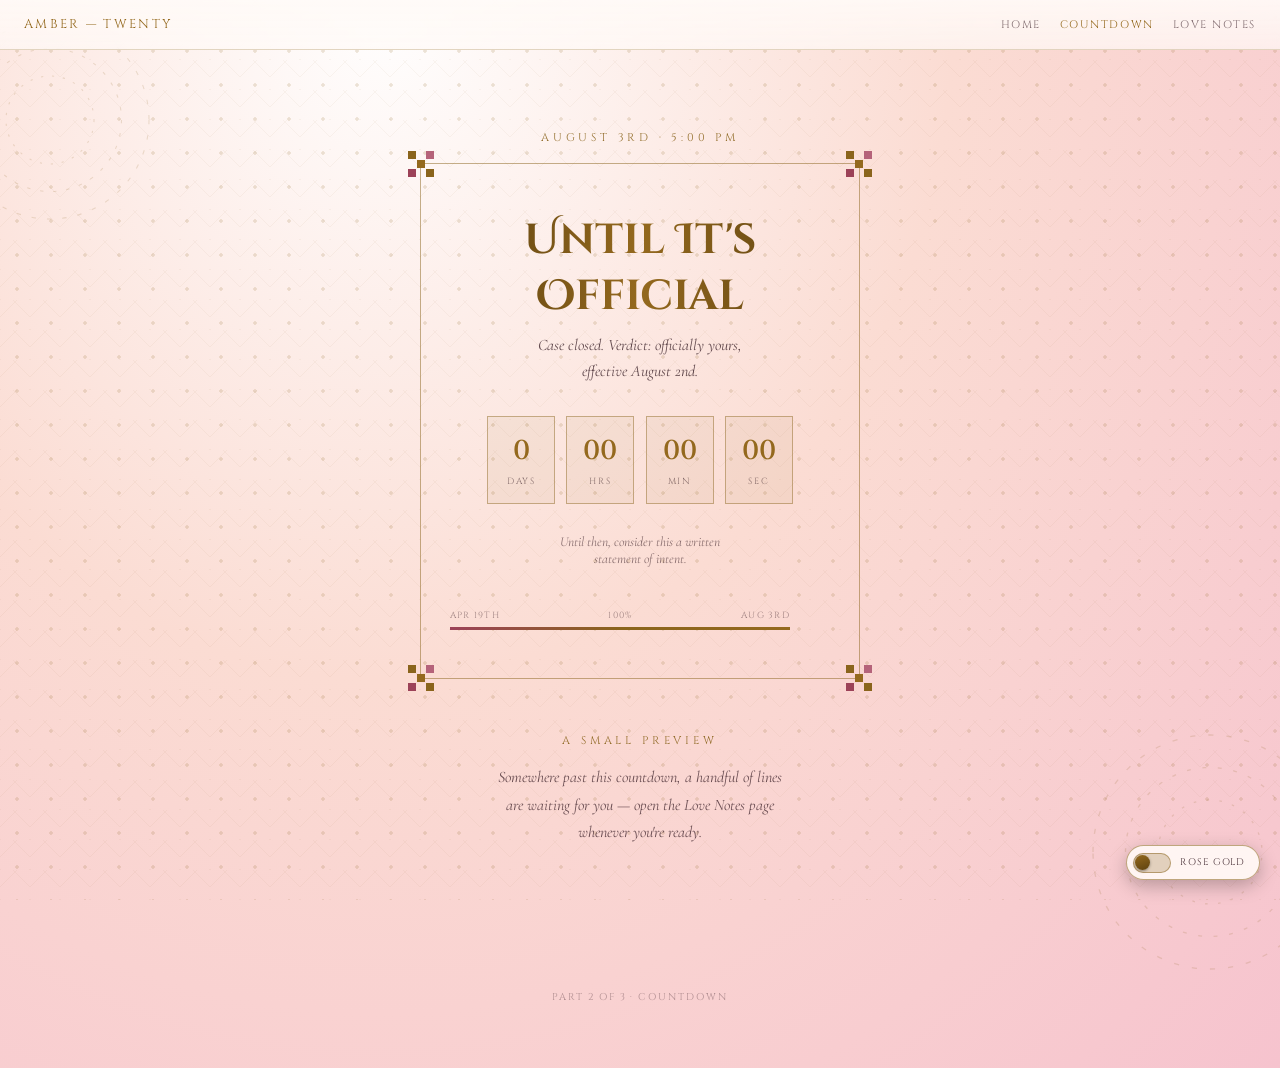
<file: countdown.html>
<!DOCTYPE html>
<html lang="en">
<head>
<meta charset="UTF-8">
<script>
  (function(){
    try{
      if(localStorage.getItem('siteTheme') === 'burgundy'){
        document.documentElement.setAttribute('data-theme','burgundy');
      }
    }catch(e){}
  })();
</script>
<meta name="viewport" content="width=device-width, initial-scale=1, maximum-scale=1, user-scalable=no">
<title>Twenty — Countdown</title>
<link rel="preconnect" href="https://fonts.googleapis.com">
<link href="https://fonts.googleapis.com/css2?family=Cinzel+Decorative:wght@400;700&family=Cinzel:wght@500;600&family=Cormorant+Garamond:ital,wght@0,400;0,500;0,600;1,400;1,500;1,600&display=swap" rel="stylesheet">
<link rel="stylesheet" href="style.css">
</head>
<body>

<nav>
  <div class="brand" id="nav-brand">Twenty</div>
  <button class="nav-toggle" id="nav-toggle" aria-label="Open menu" aria-expanded="false">
    <span></span><span></span><span></span>
  </button>
  <div class="nav-links" id="nav-links">
    <a href="index.html">Home</a>
    <a href="countdown.html" class="active">Countdown</a>
    <a href="love-notes.html">Love Notes</a>
  </div>
</nav>

<button class="theme-toggle" id="theme-toggle" aria-label="Toggle color theme">
  <span class="theme-toggle-track"><span class="theme-toggle-thumb"></span></span>
  <span class="theme-toggle-label" id="theme-toggle-label">Rose Gold</span>
</button>

<section id="countdown-hero">
  <svg class="spiral-deco tl" viewBox="0 0 200 200"><circle cx="100" cy="100" r="90" fill="none" stroke="var(--gold)" stroke-width="1" stroke-dasharray="4 10"/><circle cx="100" cy="100" r="65" fill="none" stroke="var(--gold)" stroke-width="1" stroke-dasharray="3 9"/><circle cx="100" cy="100" r="40" fill="none" stroke="var(--gold)" stroke-width="1" stroke-dasharray="2 8"/></svg>
  <svg class="spiral-deco br" viewBox="0 0 200 200"><circle cx="100" cy="100" r="90" fill="none" stroke="var(--gold)" stroke-width="1" stroke-dasharray="4 10"/><circle cx="100" cy="100" r="65" fill="none" stroke="var(--gold)" stroke-width="1" stroke-dasharray="3 9"/><circle cx="100" cy="100" r="40" fill="none" stroke="var(--gold)" stroke-width="1" stroke-dasharray="2 8"/></svg>

  <div class="eyebrow" id="countdown-eyebrow">August 2nd &middot; 5:00 PM</div>

  <div class="mosaic-frame">
    <div class="mosaic-corner tl"><span></span><span></span><span></span><span></span><span></span><span></span><span></span><span></span><span></span></div>
    <div class="mosaic-corner tr"><span></span><span></span><span></span><span></span><span></span><span></span><span></span><span></span><span></span></div>
    <div class="mosaic-corner bl"><span></span><span></span><span></span><span></span><span></span><span></span><span></span><span></span><span></span></div>
    <div class="mosaic-corner br"><span></span><span></span><span></span><span></span><span></span><span></span><span></span><span></span><span></span></div>

    <h2 class="countdown-title">Until It's Official</h2>
    <p class="countdown-subtitle" id="countdown-subtitle">Case closed. Verdict: officially yours, effective August 2nd.</p>

    <div class="countdown-grid">
      <div class="count-box"><span class="num" id="cd-days">--</span><span class="lbl">Days</span></div>
      <div class="count-box"><span class="num" id="cd-hours">--</span><span class="lbl">Hrs</span></div>
      <div class="count-box"><span class="num" id="cd-mins">--</span><span class="lbl">Min</span></div>
      <div class="count-box"><span class="num" id="cd-secs">--</span><span class="lbl">Sec</span></div>
    </div>

    <p class="countdown-note" id="countdown-note">Until then, consider this a written statement of intent.</p>

    <div class="countdown-progress-wrap">
      <div class="countdown-progress-label"><span id="progress-start-label">April 19th</span><span id="progress-percent">0%</span><span id="progress-end-label">Aug 2nd</span></div>
      <div class="countdown-progress-track"><div class="countdown-progress-fill" id="progress-fill"></div></div>
    </div>
  </div>

  <div class="teaser">
    <div class="eyebrow">A Small Preview</div>
    <p id="teaser-text">Somewhere past this countdown, a handful of lines are waiting for you &mdash; open the Love Notes page whenever you're ready.</p>
  </div>
</section>

<footer>Part 2 of 3 &middot; Countdown</footer>

<script src="config.js"></script>
<script src="nav.js"></script>
<script src="theme.js"></script>
<script src="countdown.js"></script>
</body>
</html>
</file>
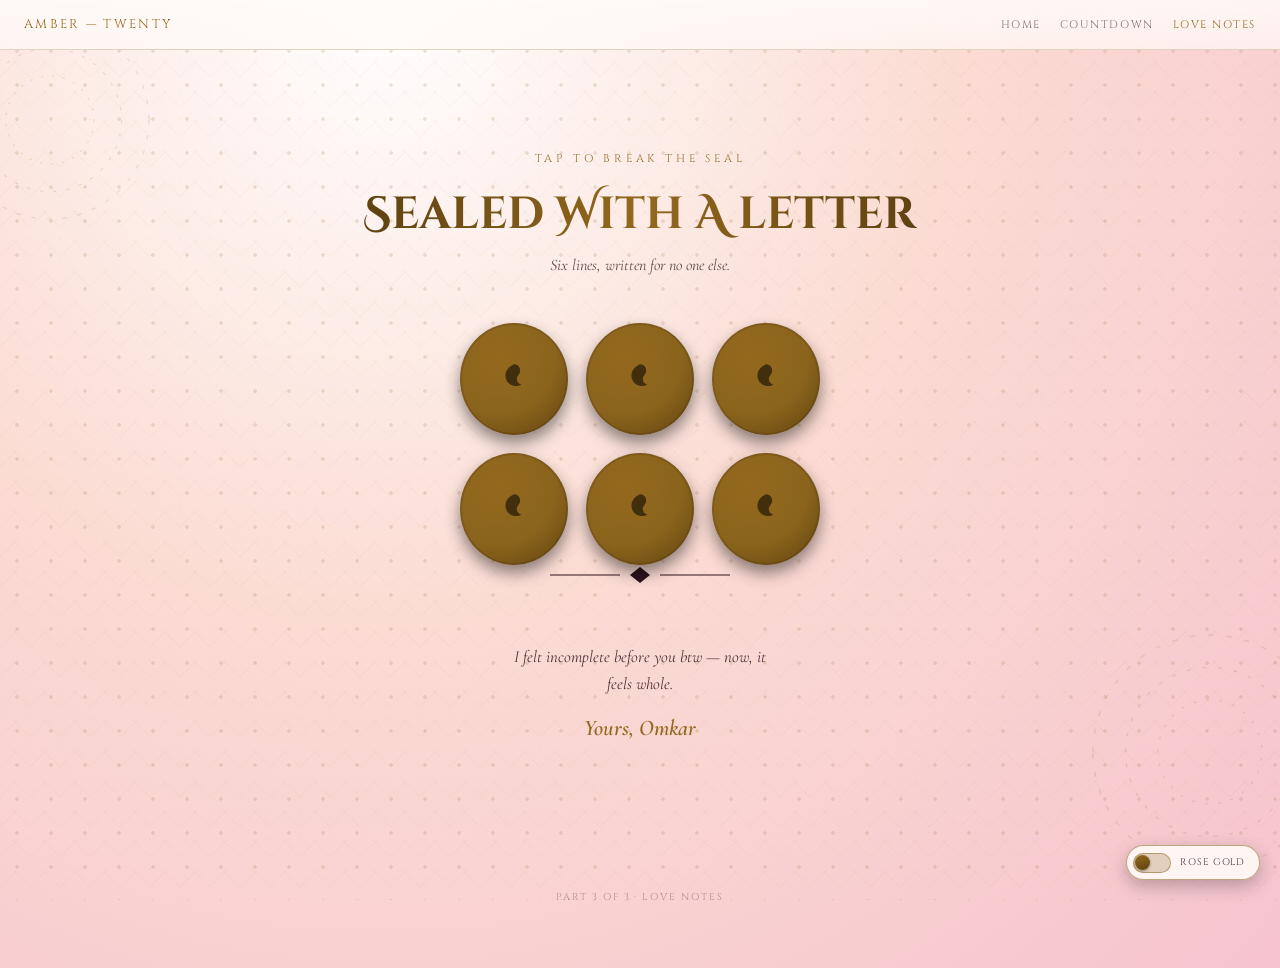
<file: love-notes.html>
<!DOCTYPE html>
<html lang="en">
<head>
<meta charset="UTF-8">
<script>
  (function(){
    try{
      if(localStorage.getItem('siteTheme') === 'burgundy'){
        document.documentElement.setAttribute('data-theme','burgundy');
      }
    }catch(e){}
  })();
</script>
<meta name="viewport" content="width=device-width, initial-scale=1, maximum-scale=1, user-scalable=no">
<title>Twenty — Love Notes</title>
<link rel="preconnect" href="https://fonts.googleapis.com">
<link href="https://fonts.googleapis.com/css2?family=Cinzel+Decorative:wght@400;700&family=Cinzel:wght@500;600&family=Cormorant+Garamond:ital,wght@0,400;0,500;0,600;1,400;1,500;1,600&display=swap" rel="stylesheet">
<link rel="stylesheet" href="style.css">
</head>
<body>

<nav>
  <div class="brand" id="nav-brand">Twenty</div>
  <button class="nav-toggle" id="nav-toggle" aria-label="Open menu" aria-expanded="false">
    <span></span><span></span><span></span>
  </button>
  <div class="nav-links" id="nav-links">
    <a href="index.html">Home</a>
    <a href="countdown.html">Countdown</a>
    <a href="love-notes.html" class="active">Love Notes</a>
  </div>
</nav>

<button class="theme-toggle" id="theme-toggle" aria-label="Toggle color theme">
  <span class="theme-toggle-track"><span class="theme-toggle-thumb"></span></span>
  <span class="theme-toggle-label" id="theme-toggle-label">Rose Gold</span>
</button>

<section id="notes-hero">
  <svg class="spiral-deco tl" viewBox="0 0 200 200"><circle cx="100" cy="100" r="90" fill="none" stroke="var(--gold)" stroke-width="1" stroke-dasharray="4 10"/><circle cx="100" cy="100" r="65" fill="none" stroke="var(--gold)" stroke-width="1" stroke-dasharray="3 9"/><circle cx="100" cy="100" r="40" fill="none" stroke="var(--gold)" stroke-width="1" stroke-dasharray="2 8"/></svg>
  <svg class="spiral-deco br" viewBox="0 0 200 200"><circle cx="100" cy="100" r="90" fill="none" stroke="var(--gold)" stroke-width="1" stroke-dasharray="4 10"/><circle cx="100" cy="100" r="65" fill="none" stroke="var(--gold)" stroke-width="1" stroke-dasharray="3 9"/><circle cx="100" cy="100" r="40" fill="none" stroke="var(--gold)" stroke-width="1" stroke-dasharray="2 8"/></svg>

  <div class="eyebrow">Tap To Break The Seal</div>
  <h2 class="notes-title">Sealed With A letter</h2>
  <p class="notes-subtitle" id="notes-subtitle">Six lines, written for no one else.</p>

  <div class="seal-grid" id="seal-grid"></div>

  <div class="divider">
    <svg width="180" height="20" viewBox="0 0 180 20">
      <line x1="0" y1="10" x2="70" y2="10" stroke="currentColor" stroke-width="1"/>
      <path d="M90 2 L100 10 L90 18 L80 10 Z" fill="currentColor"/>
      <line x1="110" y1="10" x2="180" y2="10" stroke="currentColor" stroke-width="1"/>
    </svg>
  </div>

  <div class="closing-block">
    <p class="closing-line" id="footer-closing">This story felt incomplete before you — now, it feels whole.</p>
    <div class="closing-sign" id="footer-sign">Yours, Your Name</div>
  </div>
</section>

<footer>Part 3 of 3 &middot; Love Notes</footer>

<script src="config.js"></script>
<script src="nav.js"></script>
<script src="theme.js"></script>
<script src="love-notes.js"></script>
</body>
</html>
</file>
<file: style.css>
/* =====================================================================
     PART 1 OF THE SITE — HOME PAGE
     Design direction: Klimt's "The Kiss" — gold leaf, mosaic fragments,
     jewel tones — grounded with warm terracotta/forest tones as a quiet
     nod to Krish, Trish & Baltiboy's hand-painted jungle warmth (no
     characters reproduced — just the color feeling).

     EDIT ME: personalization lives in config.js
     ===================================================================== */

  /* =====================================================================
     THEME SYSTEM
     Two full palettes sharing the same variable names. Default (no
     attribute) is Rose Gold; add data-theme="burgundy" on <html> (done
     automatically by theme.js) to switch to Burgundy Gold.
     ===================================================================== */
     :root{
      /* page background gradient (3 stops, light -> deep) */
      --bg-a:#ffffff;
      --bg-b:#fbdcd3;
      --bg-c:#f6c3ce;
  
      /* gold family — used for headings, borders, decorative fills.
         Values chosen to keep at least ~3:1 contrast against every stop
         of the page background (checked against white/blush/rose). */
      --gold:#8a641c;
      --gold-light:#94691e;
      --gold-deep:#5e4210;
      --gold-rgb:138,100,28;
  
      /* secondary jewel accents (mosaic corners, progress bar) */
      --accent-a:#b5637a;
      --accent-b:#9c4258;
  
      /* main flowing text color, drawn directly on the page background */
      --ink-rgb:46,20,28;
  
      /* nav bar translucent background */
      --nav-bg-rgb:255,250,247;
  
      /* "paper" — polaroid cards, basket peeks */
      --paper:#fffaf6;
      /* text color used on paper/gold surfaces — stays dark in both themes */
      --card-ink:#2b141c;
      --card-ink-rgb:43,20,28;
  
      /* dark accent panels (photo placeholder tile, seal backs) — redefined
         per theme below so no teal/green leaks into either palette */
      --panel-1:#7a2740;
      --panel-2:#4a1626;
      --panel-3:#2a0f1a;
      --panel-ink:#f4ead5;
      --panel-ink-rgb:244,234,213;
      --gold-bright:#eccf6e;
  
      --font-hero:'Cinzel Decorative', serif;
      --font-label:'Cinzel', serif;
      --font-body:'Cormorant Garamond', serif;
    }
  
    [data-theme="burgundy"]{
      --bg-a:#5c0f28;
      --bg-b:#100d0a;
      --bg-c:#080605;
  
      --panel-1:#5c0f28;
      --panel-2:#2b0813;
      --panel-3:#100d0a;
  
      --gold:#c9a028;
      --gold-light:#eccf6e;
      --gold-deep:#7c611c;
      --gold-rgb:201,160,40;
  
      --accent-a:#155e4d;
      --accent-b:#b1552f;
  
      --ink-rgb:244,234,213;
  
      --nav-bg-rgb:16,13,10;
  
      --paper:#f4ead5;
      --card-ink:#100d0a;
      --card-ink-rgb:16,13,10;
    }
  
    *{ box-sizing:border-box; }
    html,body{ margin:0; padding:0; }
    body{
      font-family:var(--font-body);
      background:radial-gradient(ellipse at 30% 0%, var(--bg-a) 0%, var(--bg-b) 45%, var(--bg-c) 100%);
      color:rgb(var(--ink-rgb));
      overflow-x:hidden;
      position:relative;
    }
  
    /* gold mosaic-fleck texture across the page */
    body::before{
      content:'';
      position:fixed; inset:0; z-index:0; pointer-events:none;
      background-image:
        radial-gradient(circle, rgba(var(--gold-rgb),0.16) 1.5px, transparent 2px),
        repeating-linear-gradient(45deg, rgba(var(--gold-rgb),0.05) 0 1px, transparent 1px 30px),
        repeating-linear-gradient(-45deg, rgba(var(--gold-rgb),0.05) 0 1px, transparent 1px 30px);
      background-size: 34px 34px, 30px 30px, 30px 30px;
    }
  
    section{ position:relative; z-index:1; padding:5rem 1.5rem; }
  
    /* ---------- NAV ---------- */
    nav{
      position:sticky; top:0; z-index:20;
      display:flex; align-items:center; justify-content:space-between;
      padding:1rem 1.5rem;
      background:linear-gradient(180deg, rgba(var(--nav-bg-rgb),0.92), rgba(var(--nav-bg-rgb),0.7));
      backdrop-filter:blur(6px);
      border-bottom:1px solid rgba(var(--gold-rgb),0.25);
    }
    .brand{
      font-family:var(--font-label); letter-spacing:0.18em; font-size:0.8rem;
      color:var(--gold-light); text-transform:uppercase;
      white-space:nowrap; overflow:hidden; text-overflow:ellipsis; max-width:58vw;
    }
    .nav-links{ display:flex; gap:1.2rem; font-family:var(--font-label); font-size:0.68rem; letter-spacing:0.14em; text-transform:uppercase; }
    .nav-links a{ color:rgba(var(--ink-rgb),0.6); text-decoration:none; }
    .nav-links a.active{ color:var(--gold-light); }
    .nav-links .soon{ opacity:0.35; cursor:default; }
  
    .nav-toggle{
      display:none;
      flex-direction:column;
      justify-content:center;
      gap:5px;
      width:26px; height:20px;
      background:none; border:none; padding:0; cursor:pointer;
      flex-shrink:0;
    }
    .nav-toggle span{
      display:block; width:100%; height:1.5px; background:var(--gold-light);
      transition:transform 0.3s ease, opacity 0.3s ease;
    }
    .nav-toggle.open span:nth-child(1){ transform:translateY(6.5px) rotate(45deg); }
    .nav-toggle.open span:nth-child(2){ opacity:0; }
    .nav-toggle.open span:nth-child(3){ transform:translateY(-6.5px) rotate(-45deg); }
  
    @media (max-width:720px){
      nav{ position:relative; padding:0.9rem 1.2rem; }
      .brand{ font-size:0.68rem; letter-spacing:0.13em; max-width:52vw; }
      .nav-toggle{ display:flex; }
  
      .nav-links{
        position:absolute;
        top:100%; left:0; right:0;
        flex-direction:column;
        align-items:stretch;
        gap:0;
        background:rgba(var(--nav-bg-rgb),0.98);
        border-bottom:1px solid rgba(var(--gold-rgb),0.25);
        max-height:0;
        overflow:hidden;
        transition:max-height 0.35s ease;
      }
      .nav-links.open{ max-height:260px; }
      .nav-links a{
        padding:0.95rem 1.2rem;
        border-top:1px solid rgba(var(--gold-rgb),0.12);
        font-size:0.72rem;
      }
      .nav-links a:first-child{ border-top:none; }
    }
  
    /* ---------- HERO ---------- */
    #hero{
      min-height:88svh;
      display:flex; flex-direction:column; align-items:center; justify-content:center;
      text-align:center;
      overflow:hidden;
    }
    .spiral-deco{ position:absolute; opacity:0.16; pointer-events:none; }
  
    .hero-layout{
      display:flex;
      flex-direction:column;
      align-items:center;
      gap:2.2rem;
      max-width:1100px;
      width:100%;
    }
    .hero-copy{ display:flex; flex-direction:column; align-items:center; }
  
    .hero-art{
      position:relative;
      width:min(66vw, 300px);
      flex-shrink:0;
      margin-top:0; /* increase this (e.g. 40px) to shift the painting further down, negative to move it up */
    }
    .hero-art-glow{
      position:absolute; inset:-18%;
      background:radial-gradient(circle at 50% 38%, rgba(var(--gold-rgb),0.38), transparent 70%);
      filter:blur(22px);
      z-index:0;
      pointer-events:none;
    }
    .hero-art-img{
      position:relative; z-index:1;
      width:100%; height:auto; display:block;
      filter:drop-shadow(0 16px 28px rgba(20,8,10,0.35));
      -webkit-mask-image:linear-gradient(to bottom, black 80%, transparent 100%);
      mask-image:linear-gradient(to bottom, black 80%, transparent 100%);
      animation:artFloat 7s ease-in-out infinite;
    }
    @keyframes artFloat{
      0%,100%{ transform:translateY(0); }
      50%{ transform:translateY(-10px); }
    }
  
    @media (min-width:640px){
      .hero-layout{
        flex-direction:row;
        align-items:center;
        justify-content:center;
        gap:4rem;
      }
      .hero-copy{ align-items:flex-start; text-align:left; }
      .hero-copy .hero-subtitle{ margin-left:0; margin-right:0; }
      .hero-copy .scroll-cue{ align-items:flex-start; }
      .hero-art{ width:min(30vw, 440px); }
    }
    .spiral-deco.tl{ top:-40px; left:-60px; width:220px; }
    .spiral-deco.br{ bottom:-40px; right:-60px; width:260px; transform:rotate(180deg); }
  
    .eyebrow{
      font-family:var(--font-label); font-size:0.7rem; letter-spacing:0.34em;
      text-transform:uppercase; color:var(--gold); margin-bottom:1.1rem; opacity:0.9;
    }
    h1.hero-title{
      font-family:var(--font-hero); font-weight:700;
      font-size:clamp(2rem, 9vw, 3.6rem);
      margin:0; line-height:1.15;
      background:linear-gradient(90deg, var(--gold-deep), var(--gold-light) 50%, var(--gold-deep));
      -webkit-background-clip:text; background-clip:text; color:transparent;
    }
    .hero-name{
      font-family:var(--font-body); font-style:italic; font-weight:600;
      font-size:clamp(2.4rem, 11vw, 4.2rem);
      margin-top:0.3rem; color:rgb(var(--ink-rgb));
    }
    .hero-subtitle{
      font-style:italic; font-size:1.08rem; max-width:36ch;
      margin:1.4rem auto 0 auto; color:rgba(var(--ink-rgb),0.78); line-height:1.6;
    }
    .scroll-cue{
      margin-top:3rem; font-family:var(--font-label); font-size:0.62rem;
      letter-spacing:0.3em; text-transform:uppercase; color:var(--gold);
      opacity:0.7; display:flex; flex-direction:column; align-items:center; gap:0.4rem;
    }
    .scroll-cue .line{ width:1px; height:30px; background:linear-gradient(var(--gold), transparent); animation:pulse 2s ease-in-out infinite; }
    @keyframes pulse{ 0%,100%{ opacity:0.3; } 50%{ opacity:1; } }
  
    /* ---------- POLAROID / WASHING LINE SECTION ---------- */
    #polaroid-section{ text-align:center; padding-bottom:3rem; }
    .section-heading h2{
      font-family:var(--font-label); font-weight:600; font-size:clamp(1.5rem, 5vw, 2rem);
      letter-spacing:0.04em; margin:0 0 0.6rem 0; color:var(--gold-light);
    }
    .section-heading p{ font-style:italic; color:rgba(var(--ink-rgb),0.7); max-width:38ch; margin:0 auto 2.6rem auto; }
  
    .line-cord{
      height:2px; max-width:900px; margin:0 auto;
      background:linear-gradient(90deg, transparent, var(--gold) 8%, var(--gold) 92%, transparent);
      box-shadow:0 1px 3px rgba(0,0,0,0.4);
    }
  
    .washing-line-wrap{ position:relative; }
    .washing-line{
      display:flex;
      gap:0;
      overflow-x:auto;
      overflow-y:visible;
      padding:0 6vw 1rem 6vw;
      margin-top:-2px;
      scrollbar-width:none;
      cursor:grab;
      -webkit-overflow-scrolling:touch;
    }
    .washing-line::-webkit-scrollbar{ display:none; }
    .washing-line.dragging{ cursor:grabbing; }
  
    .peg-item{
      flex:0 0 auto;
      width:150px;
      padding:0 10px;
      padding-top:22px;
      position:relative;
      transition:transform 0.2s ease;
    }
    .peg-item:hover{ transform:translateY(3px); }
    .peg-item.plucked{ visibility:hidden; }
  
    .clip{
      position:absolute; top:0; left:50%; transform:translateX(-50%);
      width:14px; height:20px;
      background:linear-gradient(180deg, var(--gold-light), var(--gold-deep));
      border-radius:3px;
      box-shadow:0 2px 3px rgba(0,0,0,0.4);
      z-index:2;
    }
    .clip::after{
      content:''; position:absolute; left:50%; top:50%;
      width:3px; height:3px; border-radius:50%;
      background:rgba(var(--card-ink-rgb),0.5); transform:translate(-50%,-50%);
    }
  
    .polaroid-card{
      background:var(--paper);
      padding:9px 9px 26px 9px;
      border-radius:2px;
      box-shadow:0 3px 6px rgba(20,8,10,0.22), 0 10px 18px -6px rgba(20,8,10,0.32);
      transform:rotate(var(--tilt, 0deg));
      user-select:none;
      -webkit-user-drag:none;
      cursor:pointer;
    }
    .polaroid-photo{
      width:100%; aspect-ratio:1/1;
      background:linear-gradient(150deg, var(--panel-1), var(--panel-2));
      display:flex; align-items:center; justify-content:center;
      color:rgba(var(--panel-ink-rgb),0.55); font-size:0.62rem; font-style:italic; text-align:center;
      overflow:hidden;
    }
    .polaroid-photo img{ width:100%; height:100%; object-fit:cover; display:block; }
    .polaroid-caption{
      font-style:italic; color:var(--card-ink); font-size:0.72rem; text-align:center; margin-top:8px;
    }
    .pluck-hint{
      position:absolute; bottom:2px; left:50%; transform:translateX(-50%);
      font-size:0.55rem; letter-spacing:0.1em; text-transform:uppercase;
      color:rgba(var(--card-ink-rgb),0.35); font-family:var(--font-label);
      opacity:0; transition:opacity 0.2s ease; pointer-events:none;
    }
    .peg-item:hover .pluck-hint{ opacity:1; }
  
    .empty-hook{
      width:14px; height:20px; background:rgba(var(--gold-rgb),0.35); border-radius:3px;
      margin:0 auto;
    }
  
    .swipe-hint{ font-size:0.78rem; color:rgba(var(--ink-rgb),0.5); font-style:italic; margin-top:0.6rem; }
  
    /* ---------- BASKET ---------- */
    .basket-area{
      display:flex; flex-direction:column; align-items:center; gap:1.2rem;
      margin-top:3.4rem;
    }
    .basket{
      position:relative; width:150px; height:110px;
    }
    .basket svg{ width:100%; height:100%; display:block; }
    .basket-peeks{
      position:absolute; top:-16px; left:0; right:0;
      display:flex; justify-content:center; gap:-8px;
      height:26px; pointer-events:none;
    }
    .peek{
      width:26px; height:26px; background:var(--paper);
      border-radius:2px; box-shadow:0 3px 6px rgba(0,0,0,0.4);
      margin-left:-10px;
    }
    .peek:first-child{ margin-left:0; }
    .basket-count{
      position:absolute; bottom:6px; left:50%; transform:translateX(-50%);
      font-family:var(--font-label); font-weight:600; font-size:0.95rem;
      color:var(--panel-ink);
    }
    .basket-label{
      font-family:var(--font-label); font-size:0.6rem; letter-spacing:0.2em;
      text-transform:uppercase; color:rgba(var(--ink-rgb),0.55);
    }
  
    .basket-actions{ display:flex; gap:0.8rem; flex-wrap:wrap; justify-content:center; }
    .btn{
      font-family:var(--font-label); font-size:0.66rem; letter-spacing:0.16em; text-transform:uppercase;
      padding:0.85rem 1.5rem; border-radius:2px; cursor:pointer;
      border:1px solid var(--gold); background:transparent; color:var(--gold-light);
      transition:background 0.2s ease, color 0.2s ease, opacity 0.2s ease;
    }
    .btn:hover:not(:disabled){ background:var(--gold-bright); color:var(--card-ink); }
    .btn:disabled{ opacity:0.3; cursor:not-allowed; }
    .btn.ghost{ border-color:rgba(var(--ink-rgb),0.3); color:rgba(var(--ink-rgb),0.6); }
    .btn.ghost:hover{ background:rgba(var(--ink-rgb),0.12); color:rgb(var(--ink-rgb)); }
  
    .download-note{
      font-size:0.74rem; color:rgba(var(--ink-rgb),0.45); max-width:34ch; text-align:center;
      font-style:italic; margin-top:-0.4rem;
    }
  
    /* falling clone */
    .falling-clone{
      position:fixed; z-index:50; pointer-events:none;
      transition:transform 0.7s cubic-bezier(.5,-0.2,.7,1), opacity 0.7s ease;
    }
  
    footer{
      text-align:center; padding:3rem 1.5rem 4rem 1.5rem;
      font-family:var(--font-label); font-size:0.62rem; letter-spacing:0.2em;
      text-transform:uppercase; color:rgba(var(--ink-rgb),0.35);
    }
  
    @media (prefers-reduced-motion: reduce){
      *{ animation-duration:0.001s !important; transition-duration:0.001s !important; }
    }
  
  /* =====================================================================
     PART 2 — COUNTDOWN PAGE
     ===================================================================== */
  #countdown-hero{
    min-height:88svh;
    display:flex; flex-direction:column; align-items:center; justify-content:center;
    text-align:center;
  }
  
  .mosaic-frame{
    position:relative;
    border:1px solid rgba(var(--gold-rgb),0.5);
    padding:3rem 1.8rem;
    max-width:440px; width:100%;
  }
  .mosaic-corner{
    position:absolute;
    width:26px; height:26px;
    display:grid;
    grid-template-columns:repeat(3,1fr);
    grid-template-rows:repeat(3,1fr);
    gap:1px;
  }
  .mosaic-corner span{ display:block; }
  .mosaic-corner span:nth-child(1){ background:var(--gold); }
  .mosaic-corner span:nth-child(2){ background:transparent; }
  .mosaic-corner span:nth-child(3){ background:var(--accent-a); }
  .mosaic-corner span:nth-child(4){ background:transparent; }
  .mosaic-corner span:nth-child(5){ background:var(--gold-light); }
  .mosaic-corner span:nth-child(6){ background:transparent; }
  .mosaic-corner span:nth-child(7){ background:var(--accent-b); }
  .mosaic-corner span:nth-child(8){ background:transparent; }
  .mosaic-corner span:nth-child(9){ background:var(--gold); }
  .mosaic-corner.tl{ top:-13px; left:-13px; }
  .mosaic-corner.tr{ top:-13px; right:-13px; }
  .mosaic-corner.bl{ bottom:-13px; left:-13px; }
  .mosaic-corner.br{ bottom:-13px; right:-13px; }
  
  .countdown-title{
    font-family:var(--font-hero); font-weight:700;
    font-size:clamp(1.7rem, 6.5vw, 2.6rem);
    background:linear-gradient(90deg, var(--gold-deep), var(--gold-light) 50%, var(--gold-deep));
    -webkit-background-clip:text; background-clip:text; color:transparent;
    margin:0 0 0.6rem 0;
  }
  .countdown-subtitle{
    font-style:italic; color:rgba(var(--ink-rgb),0.75);
    max-width:32ch; margin:0 auto 2rem auto; line-height:1.6;
  }
  
  .countdown-grid{
    display:flex; gap:0.7rem; justify-content:center; flex-wrap:wrap;
    margin-bottom:1.8rem;
  }
  .count-box{
    background:rgba(var(--gold-rgb),0.06);
    border:1px solid rgba(var(--gold-rgb),0.45);
    padding:0.9rem 0.6rem;
    min-width:68px;
  }
  .count-box .num{
    font-family:var(--font-label); font-weight:600; font-size:1.7rem;
    color:var(--gold-light); display:block;
  }
  .count-box .lbl{
    font-family:var(--font-label); font-size:0.56rem; letter-spacing:0.18em;
    text-transform:uppercase; color:rgba(var(--ink-rgb),0.55);
  }
  
  .countdown-note{
    font-size:0.85rem; font-style:italic; color:rgba(var(--ink-rgb),0.55);
    max-width:32ch; margin:0 auto;
  }
  
  .countdown-progress-wrap{
    margin-top:2.6rem; width:100%; max-width:340px;
  }
  .countdown-progress-label{
    display:flex; justify-content:space-between;
    font-family:var(--font-label); font-size:0.56rem; letter-spacing:0.14em;
    text-transform:uppercase; color:rgba(var(--ink-rgb),0.45); margin-bottom:0.4rem;
  }
  .countdown-progress-track{
    height:3px; width:100%; background:rgba(var(--ink-rgb),0.12); position:relative; overflow:hidden;
  }
  .countdown-progress-fill{
    height:100%; background:linear-gradient(90deg, var(--accent-b), var(--gold), var(--gold-light));
    width:0%;
    transition:width 0.6s ease;
  }
  
  .teaser{
    margin-top:3.4rem; max-width:36ch; text-align:center;
  }
  .teaser .eyebrow{ margin-bottom:0.7rem; }
  .teaser p{ font-style:italic; color:rgba(var(--ink-rgb),0.7); line-height:1.7; }
  
  /* =====================================================================
     PART 3 — LOVE NOTES PAGE
     ===================================================================== */
  #notes-hero{
    min-height:88svh;
    display:flex; flex-direction:column; align-items:center; justify-content:center;
    text-align:center;
  }
  
  .notes-title{
    font-family:var(--font-hero); font-weight:700;
    font-size:clamp(1.8rem, 7vw, 2.8rem);
    background:linear-gradient(90deg, var(--gold-deep), var(--gold-light) 50%, var(--gold-deep));
    -webkit-background-clip:text; background-clip:text; color:transparent;
    margin:0 0 0.5rem 0;
  }
  .notes-subtitle{
    font-style:italic; color:rgba(var(--ink-rgb),0.75);
    max-width:32ch; margin:0 auto 2.8rem auto; line-height:1.6;
  }
  
  .seal-grid{
    display:grid;
    grid-template-columns:repeat(3, 1fr);
    grid-auto-rows:1fr;
    gap:18px;
    width:100%;
    max-width:360px;
    margin:0 auto;
  }
  .seal-flip{ perspective:900px; height:112px; width:100%; }
  .seal-inner{
    position:relative; width:100%; height:100%;
    transform-style:preserve-3d;
    transition:transform 0.65s cubic-bezier(.2,.8,.3,1.1);
    cursor:pointer;
  }
  .seal-flip.flipped .seal-inner{ transform:rotateY(180deg); }
  .seal-face{
    position:absolute; inset:0;
    display:flex; align-items:center; justify-content:center;
    border-radius:50%;
    backface-visibility:hidden;
    padding:10px;
  }
  .seal-front{
    background:radial-gradient(circle at 35% 30%, var(--gold-light), var(--gold) 55%, var(--gold-deep) 100%);
    box-shadow:0 8px 16px rgba(0,0,0,0.45), inset 0 0 0 2px rgba(var(--card-ink-rgb),0.15);
  }
  .seal-front svg{ width:36px; height:36px; }
  .seal-front:hover{ filter:brightness(1.08); }
  .seal-back{
    background:linear-gradient(160deg, var(--panel-1) 0%, var(--panel-3) 100%);
    border:1px solid rgba(var(--gold-rgb),0.45);
    transform:rotateY(180deg);
    font-size:0.7rem;
    line-height:1.45;
    font-style:italic;
    color:var(--panel-ink);
    border-radius:10px;
  }
  
  .closing-block{
    margin-top:3.4rem;
    max-width:34ch;
    text-align:center;
  }
  .closing-line{
    font-style:italic; font-size:1.05rem;
    color:rgba(var(--ink-rgb),0.85);
    margin:0 auto 1rem auto; line-height:1.6;
  }
  .closing-sign{
    font-family:var(--font-body); font-style:italic; font-weight:600;
    font-size:1.4rem; color:var(--gold-light);
  }
  
  /* =====================================================================
     THEME TOGGLE SWITCH
     Fixed floating pill, bottom-right, on every page.
     ===================================================================== */
  .theme-toggle{
    position:fixed;
    bottom:20px; right:20px;
    z-index:100;
    display:flex; align-items:center; gap:0.55rem;
    background:rgba(var(--nav-bg-rgb),0.9);
    border:1px solid rgba(var(--gold-rgb),0.55);
    border-radius:999px;
    padding:0.4rem 0.85rem 0.4rem 0.4rem;
    cursor:pointer;
    backdrop-filter:blur(6px);
    box-shadow:0 6px 18px rgba(0,0,0,0.25);
    font-family:var(--font-label);
  }
  .theme-toggle-track{
    position:relative;
    width:38px; height:20px;
    border-radius:999px;
    background:rgba(var(--gold-rgb),0.25);
    border:1px solid rgba(var(--gold-rgb),0.5);
    flex-shrink:0;
  }
  .theme-toggle-thumb{
    position:absolute;
    top:1px; left:1px;
    width:15px; height:15px;
    border-radius:50%;
    background:linear-gradient(160deg, var(--gold-light), var(--gold-deep));
    transition:transform 0.3s ease;
    box-shadow:0 1px 3px rgba(0,0,0,0.4);
  }
  [data-theme="burgundy"] .theme-toggle-thumb{ transform:translateX(18px); }
  .theme-toggle-label{
    font-size:0.6rem; letter-spacing:0.1em; text-transform:uppercase;
    color:rgb(var(--ink-rgb)); opacity:0.85;
    white-space:nowrap;
  }
  
  @media (max-width:520px){
    .theme-toggle{ bottom:14px; right:14px; padding:0.35rem 0.7rem 0.35rem 0.35rem; }
    .theme-toggle-label{ font-size:0.55rem; }
  }
</file>
